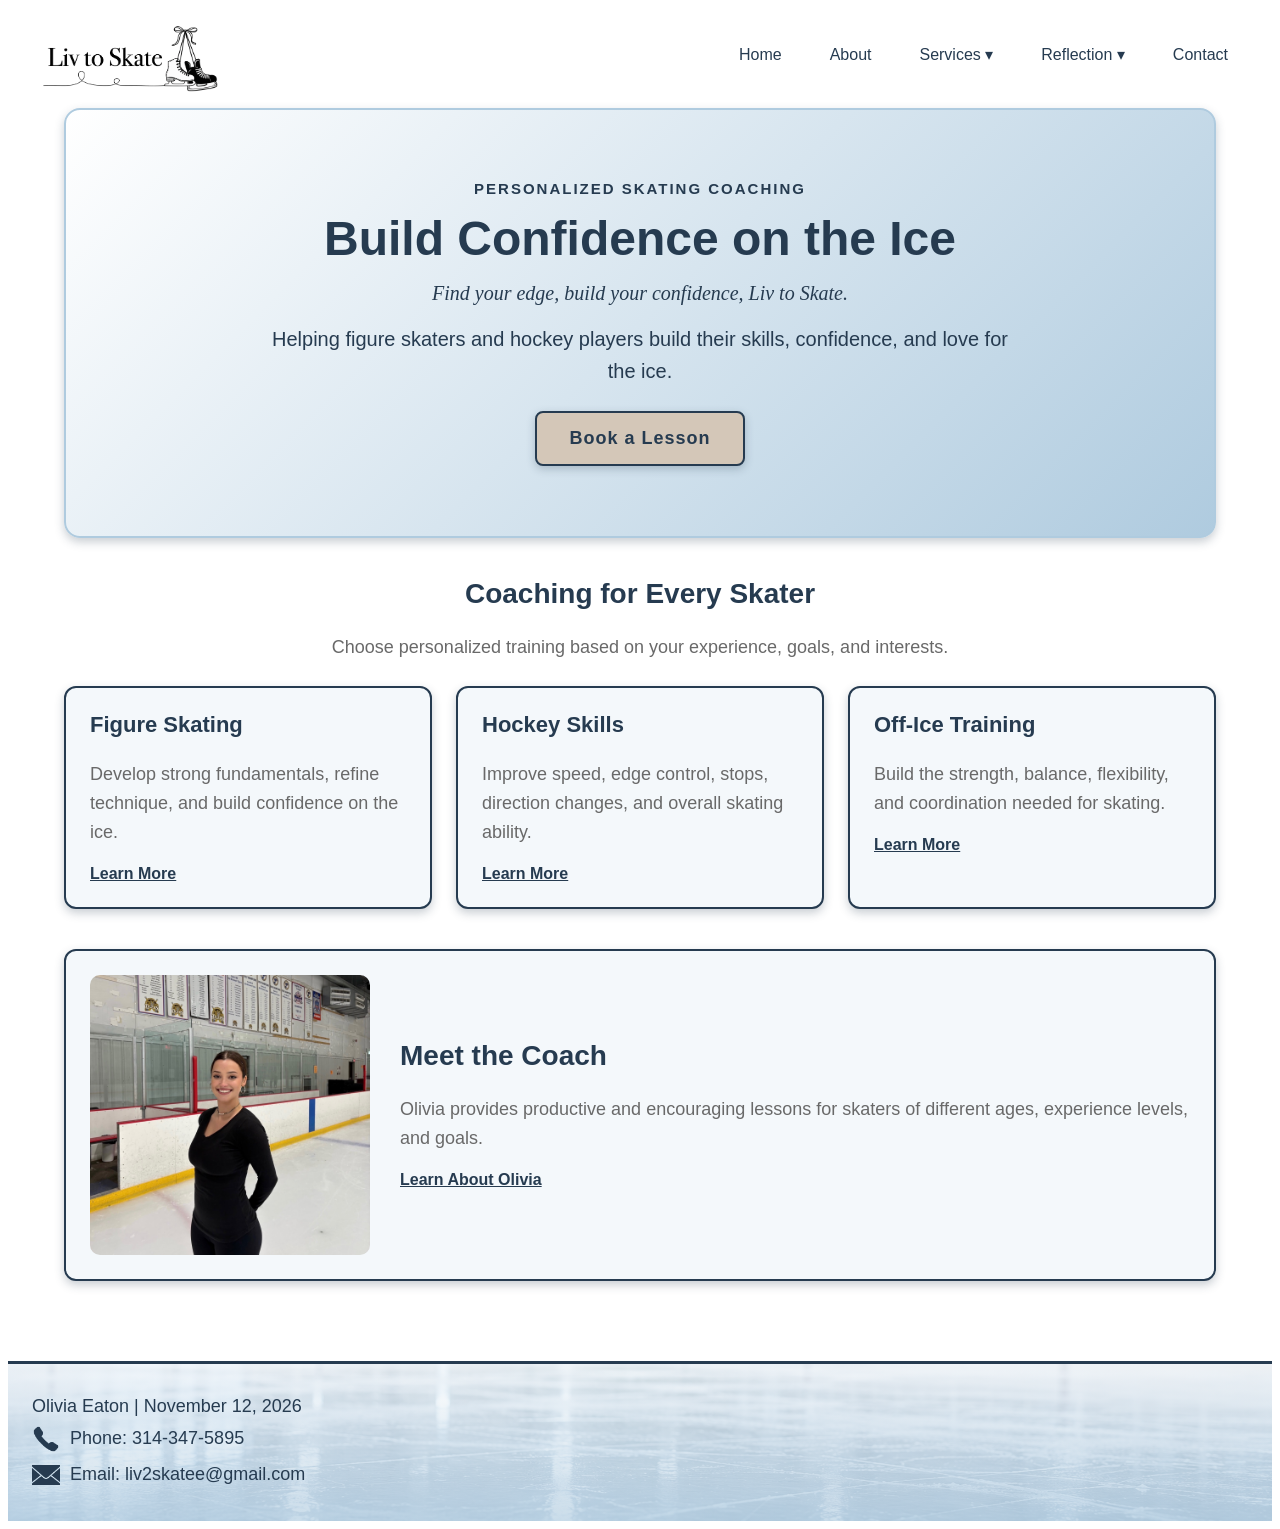
<file: index.html>
<!DOCTYPE html>
<html lang="en">
  <!--
    Name: Olivia Eaton
    File: index.html
    Date: 11/12/2026
    Course: Web Design And Development
    Description: Home page for the Liv to Skate website
  -->
  <head>
    <meta charset="utf-8">
    <meta name="viewport" content="width=device-width, initial-scale=1.0">
    <title>Liv to Skate | Home</title>
    <!-- Link to external CSS for styling -->
    <link rel="stylesheet" href="style.css">
    <link rel="stylesheet" href="nav.css">
  </head>
  <body class="home-page">
    <!-- Header will contain the logo and navigation -->
    <header>
      <img src="logo-transparent.png" alt="Liv to Skate logo">

      <!-- Mobile navigation control -->
      <input type="checkbox" id="menu-toggle" class="menu-toggle">
      <label for="menu-toggle" class="menu-button">
        <span aria-hidden="true">☰</span>
        <span>Menu</span>
      </label>

      <nav>
        <ul>
          <li><a href="index.html">Home</a></li>
          <li><a href="about.html">About</a></li>

          <li class="dropdown">
            <a href="project.html">Services ▾</a>
            <ul class="dropdown-menu">
              <li><a href="project.html#figure-skating">Figure Skating</a></li>
              <li><a href="project.html#hockey-skills">Hockey Skills</a></li>
              <li><a href="project.html#off-ice-training">Off-Ice Training</a></li>
              <li><a href="project.html#choreography">Choreography</a></li>
            </ul>
          </li>

          <li class="dropdown">
            <a href="reflection.html">Reflection ▾</a>
            <ul class="dropdown-menu">
              <li><a href="reflection.html#goals">Coaching Goals</a></li>
              <li><a href="reflection.html#experience">Experience</a></li>
              <li><a href="reflection.html#future">Future Goals</a></li>
            </ul>
          </li>

          <li><a href="contact.html">Contact</a></li>
        </ul>
      </nav>
    </header>
    <!-- Main homepage content -->
    <main class="home-content">
      <section class="hero">
        <p class="hero-eyebrow">Personalized Skating Coaching</p>
        <h1>Build Confidence on the Ice</h1>
        <blockquote>Find your edge, build your confidence, Liv to Skate.</blockquote>
        <p>Helping figure skaters and hockey players build their skills, confidence, and love for the ice.</p>
        <a class="hero-button" href="contact.html">Book a Lesson</a>
      </section>
  
      <section class="home-services" aria-labelledby="home-services-heading">
        <h2 id="home-services-heading">Coaching for Every Skater</h2>
        <p>Choose personalized training based on your experience, goals, and interests.</p>
  
        <div class="home-service-grid">
          <article class="home-service-card">
            <h3>Figure Skating</h3>
            <p>Develop strong fundamentals, refine technique, and build confidence on the ice.</p>
            <a href="project.html#figure-skating">Learn More</a>
          </article>
  
          <article class="home-service-card">
            <h3>Hockey Skills</h3>
            <p>Improve speed, edge control, stops, direction changes, and overall skating ability.</p>
            <a href="project.html#hockey-skills">Learn More</a>
          </article>
  
          <article class="home-service-card">
            <h3>Off-Ice Training</h3>
            <p>Build the strength, balance, flexibility, and coordination needed for skating.</p>
            <a href="project.html#off-ice-training">Learn More</a>
          </article>
        </div>
      </section>
  
      <section class="home-coach">
        <img src="media/olivia-coach-profile.jpg" alt="Olivia Eaton standing beside the ice rink">
        <div>
          <h2>Meet the Coach</h2>
          <p>Olivia provides productive and encouraging lessons for skaters of different ages, experience levels, and goals.</p>
          <a href="about.html">Learn About Olivia</a>
        </div>
      </section>
    </main>
    <!-- Footer contains the author and current date -->
    <footer>
      <p>Olivia Eaton | November 12, 2026</p>
      <p class="contact-item">
        <img class="contact-icon" src="phone-icon.png" alt="Phone icon">
        Phone: 314-347-5895
      </p>
      <p class="contact-item">
        <img class="contact-icon" src="email-icon.png" alt="Email icon">
        Email: liv2skatee@gmail.com
      </p>
    </footer>
  </body>
</html>
</file>
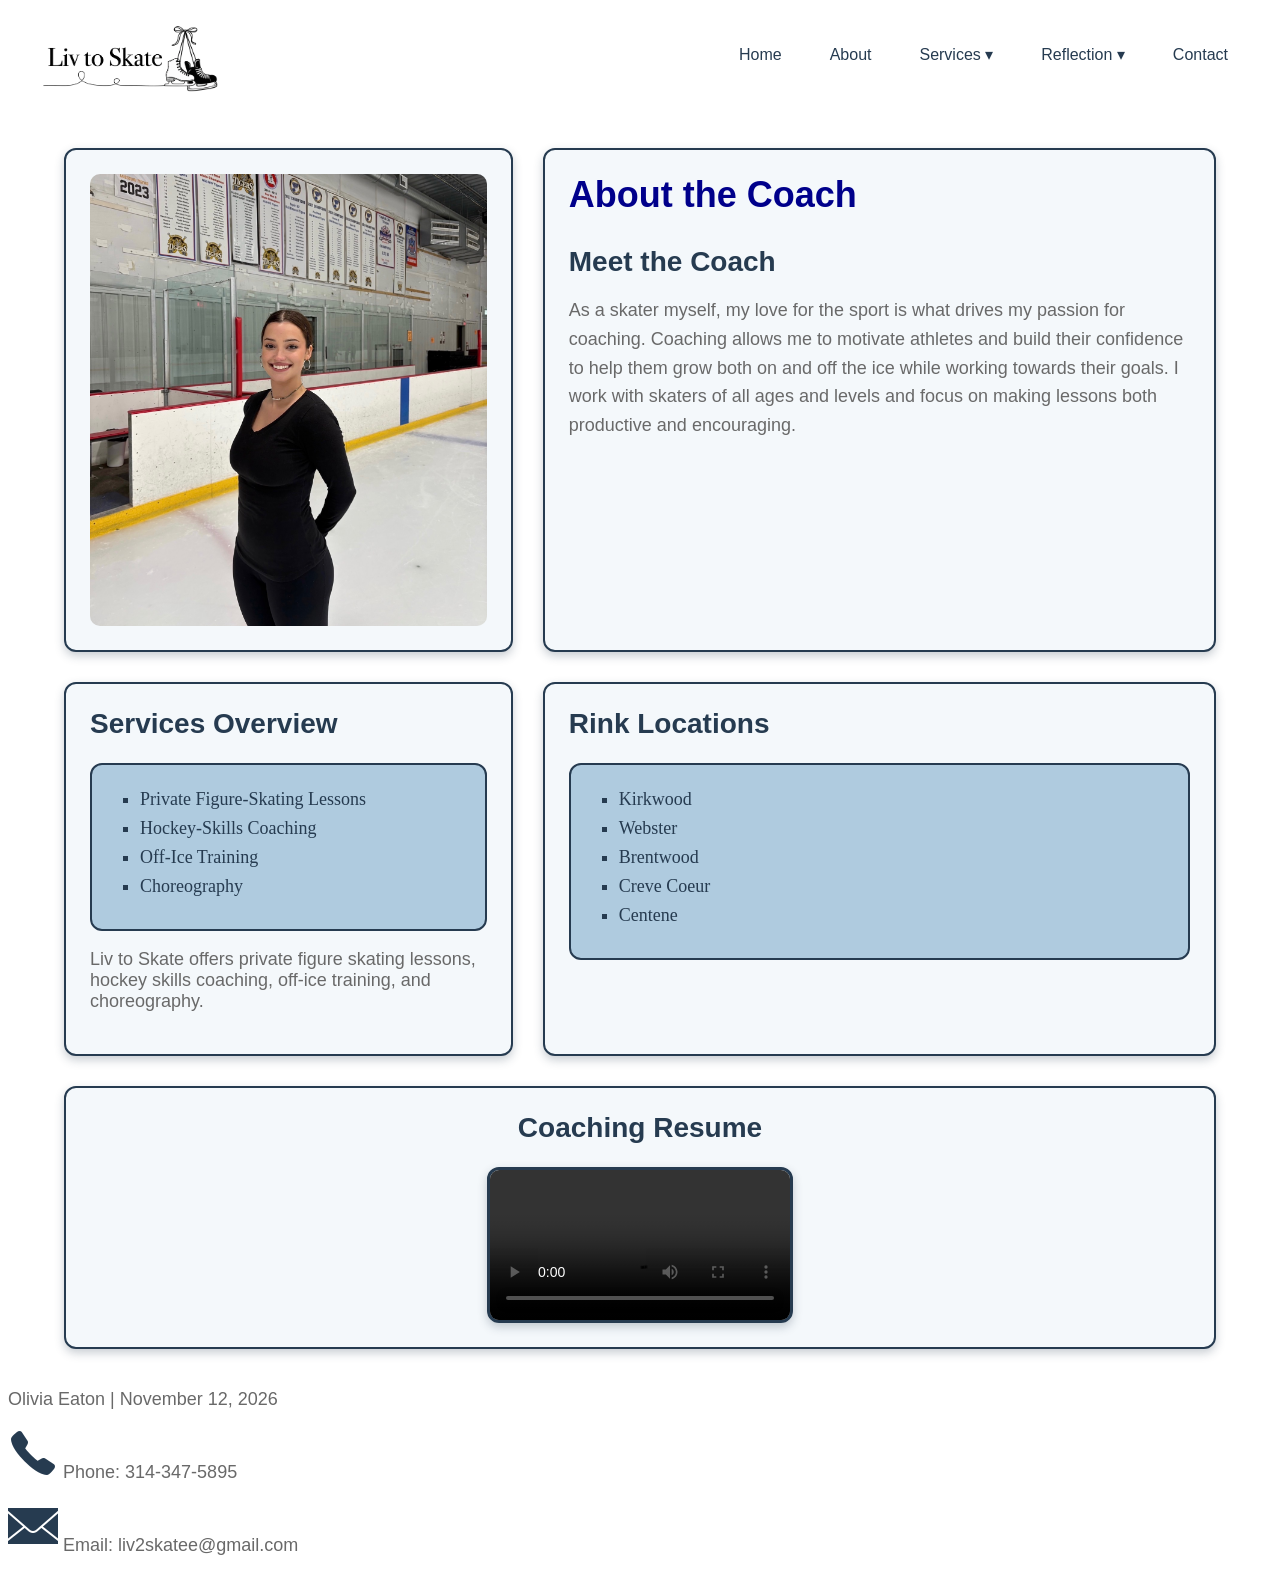
<file: about.html>
<!DOCTYPE html>
<html lang="en">
  <!--
    Name: Olivia Eaton
    File: about.html
    Date: 11/12/2026
    Course: Web Design And Development
    Description: About page for the Liv to Skate website
  -->
  <head>
    <meta charset="utf-8">
    <meta name="viewport" content="width=device-width, initial-scale=1.0">
    <title>Liv to Skate | About</title>
    <!-- Link to external CSS for styling -->
    <link rel="stylesheet" href="style.css">
    <link rel="stylesheet" href="nav.css">
  </head>
  <body class="about-page">
    <!-- Header will contain the logo and navigation -->
    <header>
      <img src="logo-transparent.png" alt="Liv to Skate logo">

      <!-- Mobile navigation control -->
      <input type="checkbox" id="menu-toggle" class="menu-toggle">
      <label for="menu-toggle" class="menu-button">
        <span aria-hidden="true">☰</span>
        <span>Menu</span>
      </label>

      <nav>
        <ul>
          <li><a href="index.html">Home</a></li>
          <li><a href="about.html">About</a></li>

          <li class="dropdown">
            <a href="project.html">Services ▾</a>
            <ul class="dropdown-menu">
              <li><a href="project.html#figure-skating">Figure Skating</a></li>
              <li><a href="project.html#hockey-skills">Hockey Skills</a></li>
              <li><a href="project.html#off-ice-training">Off-Ice Training</a></li>
              <li><a href="project.html#choreography">Choreography</a></li>
            </ul>
          </li>

          <li class="dropdown">
            <a href="reflection.html">Reflection ▾</a>
            <ul class="dropdown-menu">
              <li><a href="reflection.html#goals">Coaching Goals</a></li>
              <li><a href="reflection.html#experience">Experience</a></li>
              <li><a href="reflection.html#future">Future Goals</a></li>
            </ul>
          </li>

          <li><a href="contact.html">Contact</a></li>
        </ul>
      </nav>
    </header>
    <!-- Main About page content uses CSS Grid for its layout -->
    <main class="about-grid">
      <!-- Coach photograph -->
      <section class="about-photo-section">
        <img class="coach-photo" src="media/olivia-coach-profile.jpg" alt="Olivia Eaton standing beside the ice rink at the Missouri Tigers ice arena">
      </section>
    
      <!-- Coach biography -->
      <section class="about-biography">
        <h1>
          <span class="screen-only">About the Coach</span>
          <span class="print-only">Olivia Eaton</span>
        </h1>
    
        <h2>Meet the Coach</h2>
    
        <p class="personal-description">As a skater myself, my love for the sport is what drives my passion for coaching. Coaching allows me to motivate athletes and build their confidence to help them grow both on and off the ice while working towards their goals. I work with skaters of all ages and levels and focus on making lessons both productive and encouraging.</p>
    
        <ul class="education-details print-only">
          <li>University of Missouri</li>
          <li>Web Design and Development coursework</li>
        </ul>
      </section>
    
      <!-- Services overview -->
      <section class="services-section">
        <h2 class="services-heading">Services Overview</h2>
    
        <ul class="services-list">
          <li>Private Figure-Skating Lessons</li>
          <li>Hockey-Skills Coaching</li>
          <li>Off-Ice Training</li>
          <li>Choreography</li>
        </ul>
    
        <p class="services-description">Liv to Skate offers private figure skating lessons, hockey skills coaching, off-ice training, and choreography.</p>
      </section>
    
      <!-- Rink locations from the original wireframe -->
      <section class="locations-section">
        <h2>Rink Locations</h2>
    
        <ul class="locations-list">
          <li>Kirkwood</li>
          <li>Webster</li>
          <li>Brentwood</li>
          <li>Creve Coeur</li>
          <li>Centene</li>
        </ul>
      </section>
    
      <!-- Coaching introduction video -->
      <section class="video-section">
        <h2>Coaching Resume</h2>
    
        <video class="resume-video" controls aria-label="Olivia Eaton coaching resume video">
          <source src="media/olivia-resume-video.mp4" type="video/mp4">
          Your browser does not support the video tag.
        </video>
      </section>
    </main>
    <!-- Footer contains the author and current date -->
    <footer>
      <p class="screen-only">Olivia Eaton | November 12, 2026</p>
      <p class="contact-item screen-only">
        <img class="contact-icon" src="phone-icon.png" alt="Phone icon">
        Phone: 314-347-5895
      </p>
      <p class="contact-item screen-only">
        <img class="contact-icon" src="email-icon.png" alt="Email icon">
        Email: liv2skatee@gmail.com
      </p>

      <span class="print-only">Email: liv2skatee@gmail.com</span>
      <span class="print-only">Phone: 314-347-5895</span>
      <span class="print-only">Website: olivia-e-mizzou.github.io</span>
    </footer>
  </body>
</html>
</file>
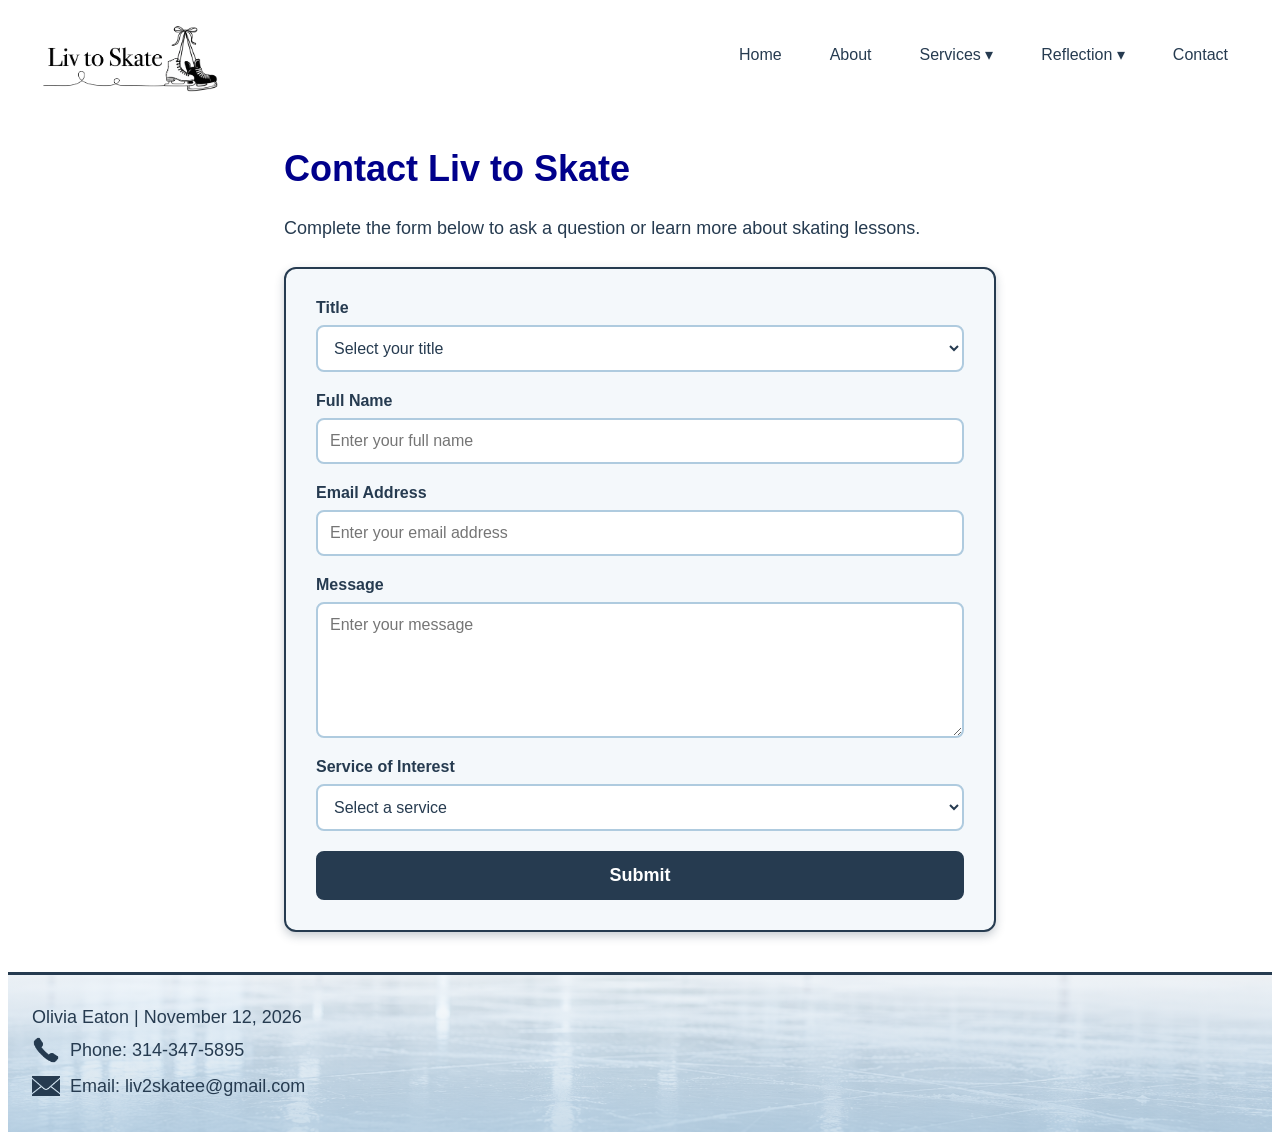
<file: contact.html>
<!DOCTYPE html>
<html lang="en">
  <!--
    Name: Olivia Eaton
    File: contact.html
    Date: 11/12/2026
    Course: Web Design And Development
    Description: Contact page for the Liv to Skate website
  -->
  <head>
    <meta charset="utf-8">
    <meta name="viewport" content="width=device-width, initial-scale=1.0">
    <title>Liv to Skate | Contact</title>
    <link rel="shortcut icon" type="image/x-icon" href="favicon.ico">
    <!-- Link to external CSS for styling -->
    <link rel="stylesheet" href="style.css">
    <link rel="stylesheet" href="nav.css">
  </head>
  <body class="contact-page">
    <!-- Header will contain the logo and navigation -->
    <header>
      <img src="logo-transparent.png" alt="Liv to Skate logo">

      <!-- Mobile navigation control -->
      <input type="checkbox" id="menu-toggle" class="menu-toggle">
      <label for="menu-toggle" class="menu-button">
        <span aria-hidden="true">☰</span>
        <span>Menu</span>
      </label>
  
      <nav>
        <ul>
          <li><a href="index.html">Home</a></li>
          <li><a href="about.html">About</a></li>
  
          <li class="dropdown">
            <a href="project.html">Services ▾</a>
            <ul class="dropdown-menu">
              <li><a href="project.html#figure-skating">Figure Skating</a></li>
              <li><a href="project.html#hockey-skills">Hockey Skills</a></li>
              <li><a href="project.html#off-ice-training">Off-Ice Training</a></li>
              <li><a href="project.html#choreography">Choreography</a></li>
            </ul>
          </li>
  
          <li class="dropdown">
            <a href="reflection.html">Reflection ▾</a>
            <ul class="dropdown-menu">
              <li><a href="reflection.html#goals">Coaching Goals</a></li>
              <li><a href="reflection.html#experience">Experience</a></li>
              <li><a href="reflection.html#future">Future Goals</a></li>
            </ul>
          </li>
  
          <li><a href="contact.html">Contact</a></li>
        </ul>
      </nav>
    </header>
    <!-- Main contact page content -->
    <main class="contact-content">
      <h1>Contact Liv to Skate</h1>
      <p>Complete the form below to ask a question or learn more about skating lessons.</p>
  
      <!-- Contact form -->
      <form class="contact-form" action="#" method="post">
        <div class="form-group">
          <label for="title">Title</label>
          <select id="title" name="title" required>
            <option value="" disabled selected>Select your title</option>
            <option value="mr">Mr.</option>
            <option value="ms">Ms.</option>
            <option value="mrs">Mrs.</option>
            <option value="dr">Dr.</option>
            <option value="mx">Mx.</option>
          </select>
        </div>
  
        <div class="form-group">
          <label for="full-name">Full Name</label>
          <input
            type="text"
            id="full-name"
            name="full-name"
            placeholder="Enter your full name"
            required>
        </div>
  
        <div class="form-group">
          <label for="email">Email Address</label>
          <input
            type="email"
            id="email"
            name="email"
            placeholder="Enter your email address"
            required>
        </div>
  
        <div class="form-group">
          <label for="message">Message</label>
          <textarea
            id="message"
            name="message"
            rows="6"
            placeholder="Enter your message"
            required></textarea>
        </div>
  
        <div class="form-group">
          <label for="service">Service of Interest</label>
          <select id="service" name="service" required>
            <option value="" disabled selected>Select a service</option>
            <option value="figure-skating">Private Figure-Skating Lessons</option>
            <option value="hockey">Hockey-Skills Coaching</option>
            <option value="off-ice">Off-Ice Training</option>
            <option value="choreography">Choreography</option>
          </select>
        </div>
  
        <button type="submit">Submit</button>
      </form>
    </main>

    <!-- Footer contains the author and current date -->
    <footer>
      <p>Olivia Eaton | November 12, 2026</p>
      <p class="contact-item"><img class="contact-icon" src="phone-icon.png" alt="Phone icon"> Phone: 314-347-5895</p>
      <p class="contact-item"><img class="contact-icon" src="email-icon.png" alt="Email icon"> Email: liv2skatee@gmail.com</p>
    </footer>
  </body>
</html>
</file>
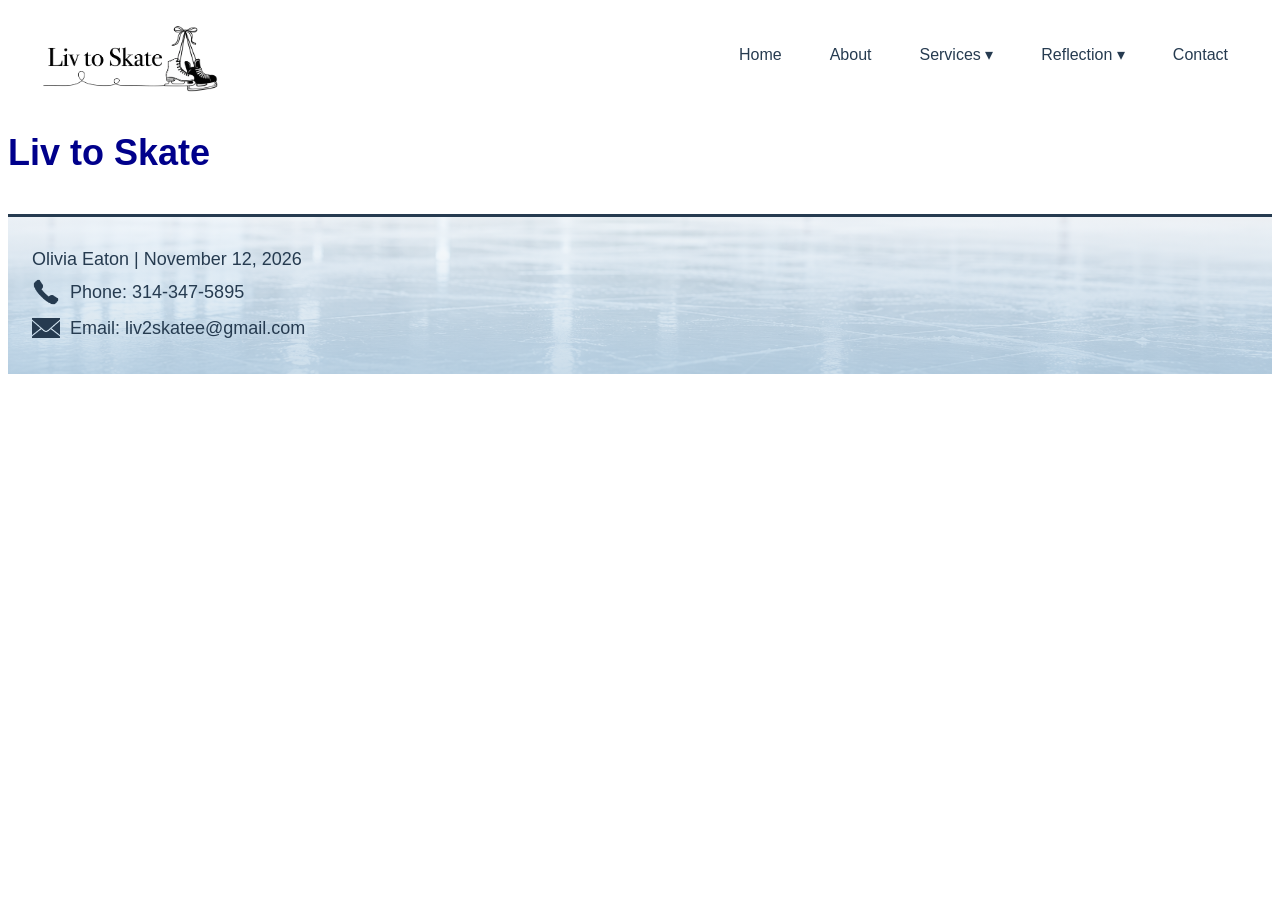
<file: Eatontemplate.html>
<!DOCTYPE html>
<html lang="en">
<!--
  Name: Olivia Eaton
  File: Eatontemplate.html
  Date: 11/12/2026
  Course: Web Design And Development
  Description: Reusable HTML template for the Liv to Skate website
-->
  <head>
    <meta charset="utf-8">
    <meta name="viewport" content="width=device-width, initial-scale=1.0">
    <title>Liv to Skate Template</title>
    <link rel="shortcut icon" type="image/x-icon" href="favicon.ico">
    <!-- Link to external CSS for styling -->
    <link rel="stylesheet" href="style.css">
    <link rel="stylesheet" href="nav.css">
  </head>
  <body class="template-page">
    <!-- Header will contain the logo and navigation -->
    <header>
      <img src="logo-transparent.png" alt="Liv to Skate logo">

      <!-- Mobile navigation control -->
      <input type="checkbox" id="menu-toggle" class="menu-toggle">
      <label for="menu-toggle" class="menu-button">
        <span aria-hidden="true">☰</span>
        <span>Menu</span>
      </label>

      <nav>
        <ul>
          <li><a href="index.html">Home</a></li>
          <li><a href="about.html">About</a></li>

          <li class="dropdown">
            <a href="project.html">Services ▾</a>
            <ul class="dropdown-menu">
              <li><a href="project.html#figure-skating">Figure Skating</a></li>
              <li><a href="project.html#hockey-skills">Hockey Skills</a></li>
              <li><a href="project.html#off-ice-training">Off-Ice Training</a></li>
              <li><a href="project.html#choreography">Choreography</a></li>
            </ul>
          </li>

          <li class="dropdown">
            <a href="reflection.html">Reflection ▾</a>
            <ul class="dropdown-menu">
              <li><a href="reflection.html#goals">Coaching Goals</a></li>
              <li><a href="reflection.html#experience">Experience</a></li>
              <li><a href="reflection.html#future">Future Goals</a></li>
            </ul>
          </li>

          <li><a href="contact.html">Contact</a></li>
        </ul>
      </nav>
    </header>
    <!-- Main page content will go here -->
    <h1>Liv to Skate</h1>
    <!-- Footer contains the author and current date -->
    <footer>
      <p>Olivia Eaton | November 12, 2026</p>
      <p class="contact-item"><img class="contact-icon" src="phone-icon.png" alt="Phone icon"> Phone: 314-347-5895</p>
      <p class="contact-item"><img class="contact-icon" src="email-icon.png" alt="Email icon"> Email: liv2skatee@gmail.com</p>
    </footer>
  </body>
</html>
</file>
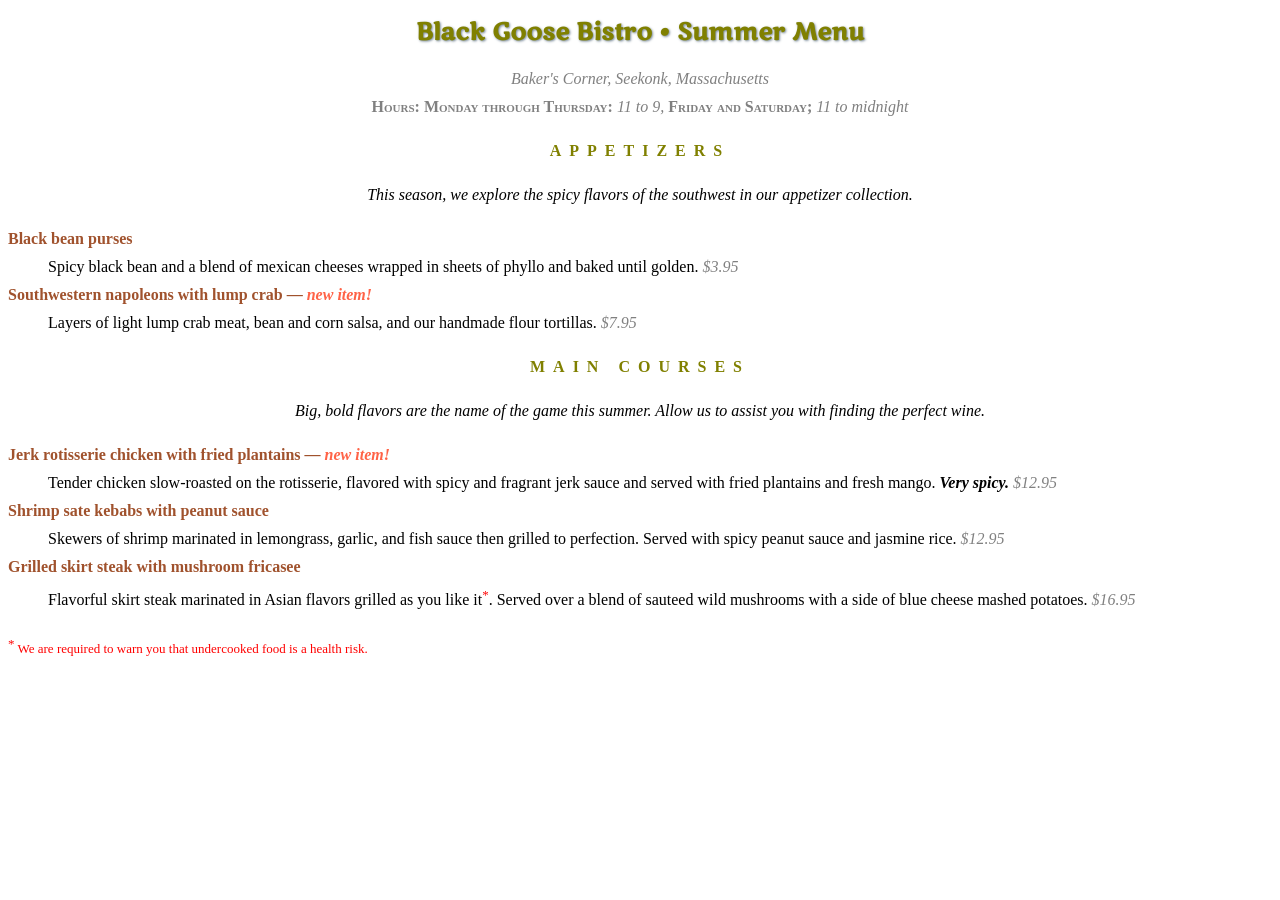
<file: menu.html>
<!DOCTYPE html >
<html>

<head>
<meta charset="utf-8">
<title>Black Goose Bistro Summer Menu</title>
  <link href="https://fonts.googleapis.com/css?family=Marko+One" rel="stylesheet">
<style>
  body {
    font-family: Georgia, serif;
    font-size: 100%;
    line-height: 1.75em;
  }

  h1 {
    font: bold 1.5em "Marko One", Georgia, serif;
    color: olive;
    text-shadow: .05em .05em .1em lightslategray;
  }

  h2 {
    font-size: 1em;
    text-transform: uppercase;
    letter-spacing: .5em;
    color: olive;
  }

  dt {
    font-weight: bold;
    color: sienna;
  }

  strong {
    font-style: italic;
  }
  
  dt strong {
    color: tomato;
  }

  #info p {
    font-style: italic;
    color: gray;
  }

  .price {
    font-family: Georgia, serif;
    font-style: italic;
    color: gray;
  }

  .label {
    font-weight: bold;
    font-variant: small-caps;
    font-style: normal;
  }

  p.warning, sup {
    font-size: small;
    color: red;
  }

  h1, h2, #info {
    text-align: center;
  }

  h2 + p {
    text-align: center;
    font-style: italic;
  }
</style>
</head>

<body>

<div id="info">
<h1>Black Goose Bistro &bull; Summer Menu</h1>

<p>Baker's Corner, Seekonk, Massachusetts<br>
<span class="label">Hours: Monday through Thursday:</span> 11 to 9, <span class="label">Friday and Saturday;</span> 11 to midnight</p>
</div>

<div id="appetizers">
<h2>Appetizers</h2>
<p>This season, we explore the spicy flavors of the southwest in our appetizer collection.</p>

<dl>
<dt>Black bean purses</dt>
<dd>Spicy black bean and a blend of mexican cheeses wrapped in sheets of phyllo and baked until golden. <span class="price">$3.95</span></dd>

<dt class="newitem">Southwestern napoleons with lump crab &mdash; <strong>new item!</strong></dt>
<dd>Layers of light lump crab meat, bean and corn salsa, and our handmade flour tortillas. <span class="price">$7.95</span></dd>
</dl>
</div>

<div id="entrees">

<h2>Main courses</h2>
<p>Big, bold flavors are the name of the game this summer. Allow us to assist you with finding the perfect wine.</p>


<dl>

<dt class="newitem">Jerk rotisserie chicken with fried plantains &mdash; <strong>new item!</strong></dt>
<dd>Tender chicken slow-roasted on the rotisserie, flavored with spicy and fragrant jerk sauce and served with fried plantains and fresh mango. <strong>Very spicy.</strong> <span class="price">$12.95</span></dd>

<dt>Shrimp sate kebabs with peanut sauce</dt>
<dd>Skewers of shrimp marinated in lemongrass, garlic, and fish sauce then grilled to perfection. Served with spicy peanut sauce and jasmine rice. <span class="price">$12.95</span></dd>

<dt>Grilled skirt steak with mushroom fricasee</dt>
<dd>Flavorful skirt steak marinated in Asian flavors grilled as you like it<sup>*</sup>. Served over a blend of sauteed wild mushrooms with a side of blue cheese mashed potatoes. <span class="price">$16.95</span></dd>
</dl>

</div>

<p class="warning"><sup>*</sup> We are required to warn you that undercooked food is a health risk.</p>

</body>
</html>
</file>
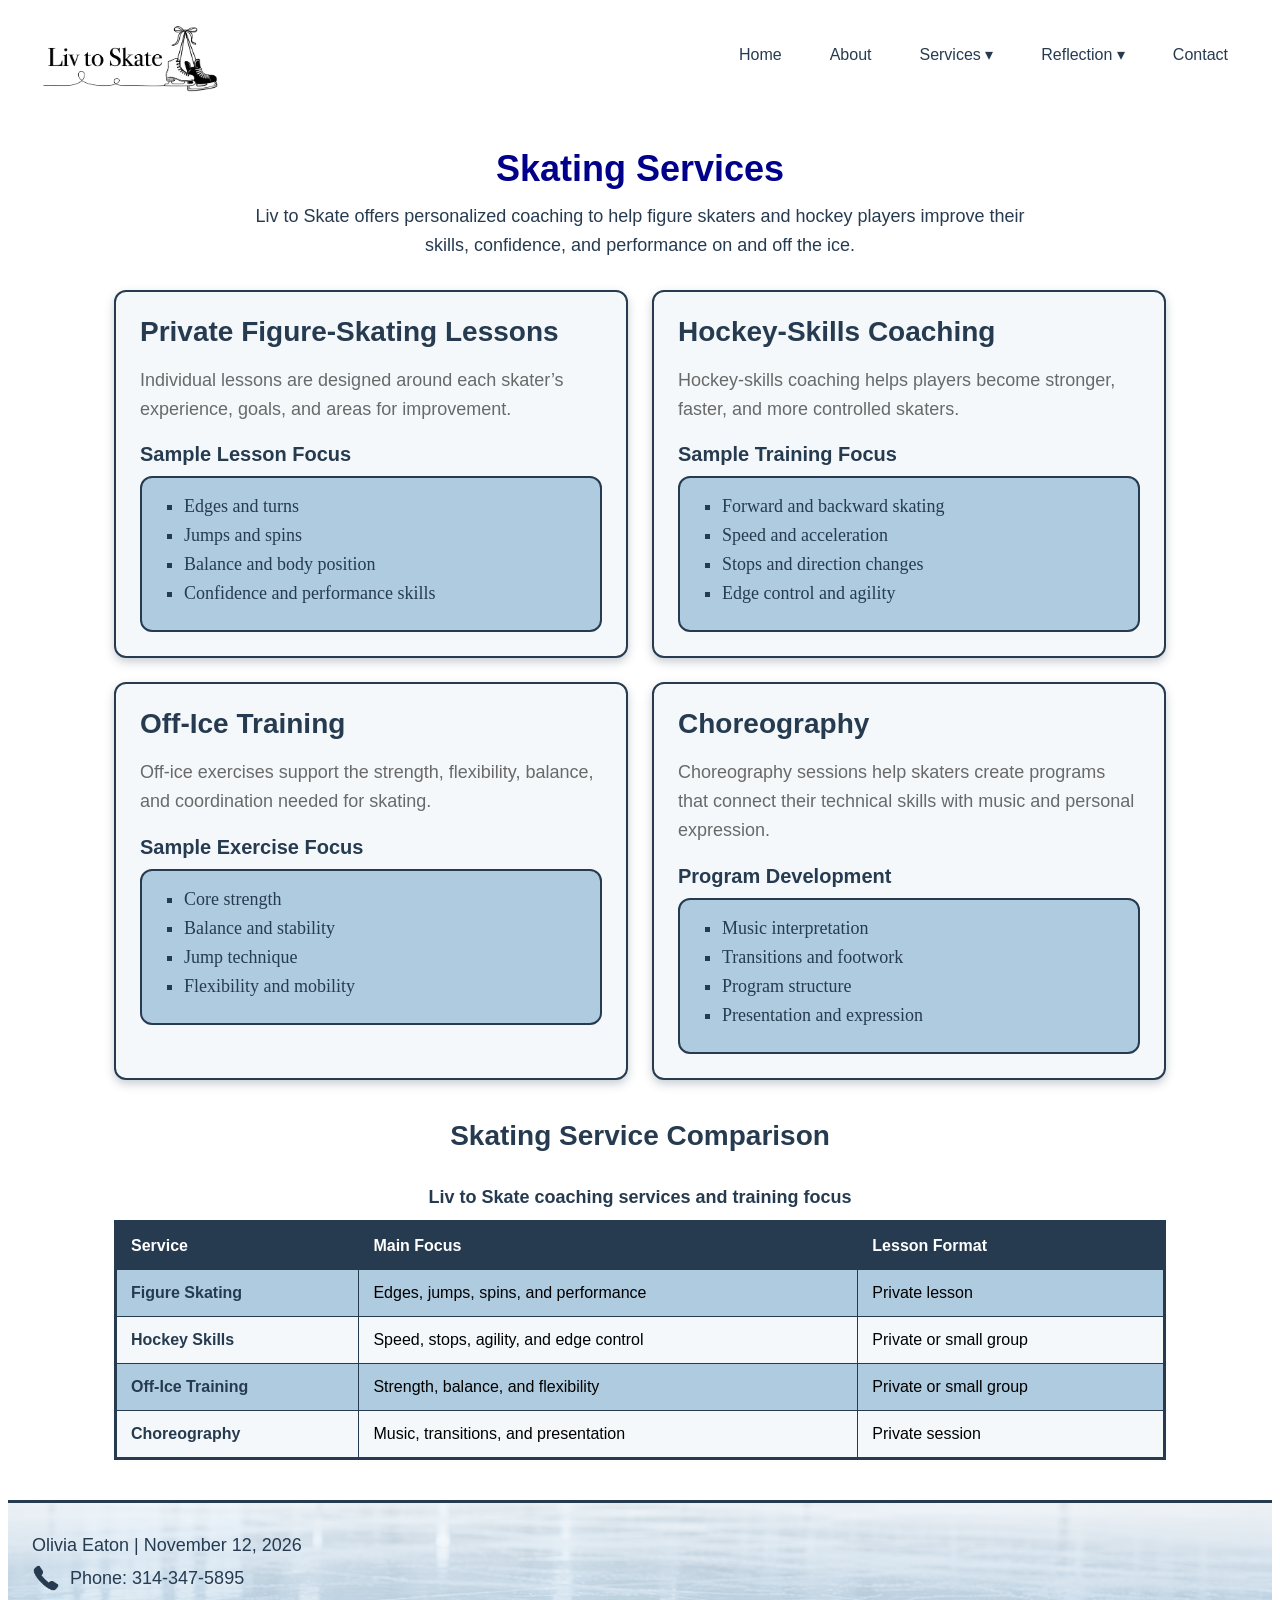
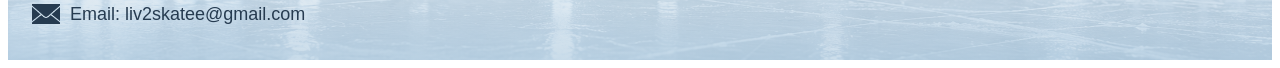
<file: project.html>
<!DOCTYPE html>
<html lang="en">
<!--
  Name: Olivia Eaton
  File: project.html
  Date: 11/12/2026
  Course: Web Design And Development
  Description: Services and coaching content page for the Liv to Skate website
-->
  <head>
    <meta charset="utf-8">
    <meta name="viewport" content="width=device-width, initial-scale=1.0">
    <title>Liv to Skate | Services</title>
    <link rel="shortcut icon" type="image/x-icon" href="favicon.ico">
    <!-- Link to external CSS for styling -->
    <link rel="stylesheet" href="style.css">
    <link rel="stylesheet" href="nav.css">
  </head>
  <body class="project-page">
    <!-- Header will contain the logo and navigation -->
    <header>
      <img src="logo-transparent.png" alt="Liv to Skate logo">
  
      <!-- Mobile navigation control -->
      <input type="checkbox" id="menu-toggle" class="menu-toggle">
      <label for="menu-toggle" class="menu-button">
        <span aria-hidden="true">☰</span>
        <span>Menu</span>
      </label>
  
      <nav>
        <ul>
          <li><a href="index.html">Home</a></li>
          <li><a href="about.html">About</a></li>
          <li class="dropdown">
            <a href="project.html">Services ▾</a>
            <ul class="dropdown-menu">
              <li><a href="project.html#figure-skating">Figure Skating</a></li>
              <li><a href="project.html#hockey-skills">Hockey Skills</a></li>
              <li><a href="project.html#off-ice-training">Off-Ice Training</a></li>
              <li><a href="project.html#choreography">Choreography</a></li>
            </ul>
          </li>
          <li class="dropdown">
            <a href="reflection.html">Reflection ▾</a>
            <ul class="dropdown-menu">
              <li><a href="reflection.html#goals">Coaching Goals</a></li>
              <li><a href="reflection.html#experience">Experience</a></li>
              <li><a href="reflection.html#future">Future Goals</a></li>
            </ul>
          </li>
          <li><a href="contact.html">Contact</a></li>
        </ul>
      </nav>
    </header>
    <!-- Main Services page content -->
    <main class="services-content">
      <section class="services-introduction">
        <h1>Skating Services</h1>
        <p>Liv to Skate offers personalized coaching to help figure skaters and hockey players improve their skills, confidence, and performance on and off the ice.</p>
      </section>

      <section class="services-grid" aria-label="Available skating services">
        <article class="service-card" id="figure-skating">
          <h2>Private Figure-Skating Lessons</h2>
          <p>Individual lessons are designed around each skater’s experience, goals, and areas for improvement.</p>
    
          <div class="service-artifact">
            <h3>Sample Lesson Focus</h3>
            <ul>
              <li>Edges and turns</li>
              <li>Jumps and spins</li>
              <li>Balance and body position</li>
              <li>Confidence and performance skills</li>
            </ul>
          </div>
        </article>
    
        <article class="service-card" id="hockey-skills">
          <h2>Hockey-Skills Coaching</h2>
          <p>Hockey-skills coaching helps players become stronger, faster, and more controlled skaters.</p>
    
          <div class="service-artifact">
            <h3>Sample Training Focus</h3>
            <ul>
              <li>Forward and backward skating</li>
              <li>Speed and acceleration</li>
              <li>Stops and direction changes</li>
              <li>Edge control and agility</li>
            </ul>
          </div>
        </article>
    
        <article class="service-card" id="off-ice-training">
          <h2>Off-Ice Training</h2>
          <p>Off-ice exercises support the strength, flexibility, balance, and coordination needed for skating.</p>
    
          <div class="service-artifact">
            <h3>Sample Exercise Focus</h3>
            <ul>
              <li>Core strength</li>
              <li>Balance and stability</li>
              <li>Jump technique</li>
              <li>Flexibility and mobility</li>
            </ul>
          </div>
        </article>
    
        <article class="service-card" id="choreography">
          <h2>Choreography</h2>
          <p>Choreography sessions help skaters create programs that connect their technical skills with music and personal expression.</p>
    
          <div class="service-artifact">
            <h3>Program Development</h3>
            <ul>
              <li>Music interpretation</li>
              <li>Transitions and footwork</li>
              <li>Program structure</li>
              <li>Presentation and expression</li>
            </ul>
          </div>
        </article>
      </section>

      <section class="lesson-table-section">
        <h2>Skating Service Comparison</h2>
  
        <div class="table-container">
          <table class="services-table">
            <caption>Liv to Skate coaching services and training focus</caption>
            <thead>
              <tr>
                <th scope="col">Service</th>
                <th scope="col">Main Focus</th>
                <th scope="col">Lesson Format</th>
              </tr>
            </thead>
            <tbody>
              <tr>
                <th scope="row">Figure Skating</th>
                <td>Edges, jumps, spins, and performance</td>
                <td>Private lesson</td>
              </tr>
              <tr>
                <th scope="row">Hockey Skills</th>
                <td>Speed, stops, agility, and edge control</td>
                <td>Private or small group</td>
              </tr>
              <tr>
                <th scope="row">Off-Ice Training</th>
                <td>Strength, balance, and flexibility</td>
                <td>Private or small group</td>
              </tr>
              <tr>
                <th scope="row">Choreography</th>
                <td>Music, transitions, and presentation</td>
                <td>Private session</td>
              </tr>
            </tbody>
          </table>
        </div>
      </section>
    </main>
    <!-- Footer contains the author and current date -->
    <footer>
      <p>Olivia Eaton | November 12, 2026</p>
      <p class="contact-item"><img class="contact-icon" src="phone-icon.png" alt="Phone icon"> Phone: 314-347-5895</p>
      <p class="contact-item"><img class="contact-icon" src="email-icon.png" alt="Email icon"> Email: liv2skatee@gmail.com</p>
    </footer>
  </body>
</html>
</file>
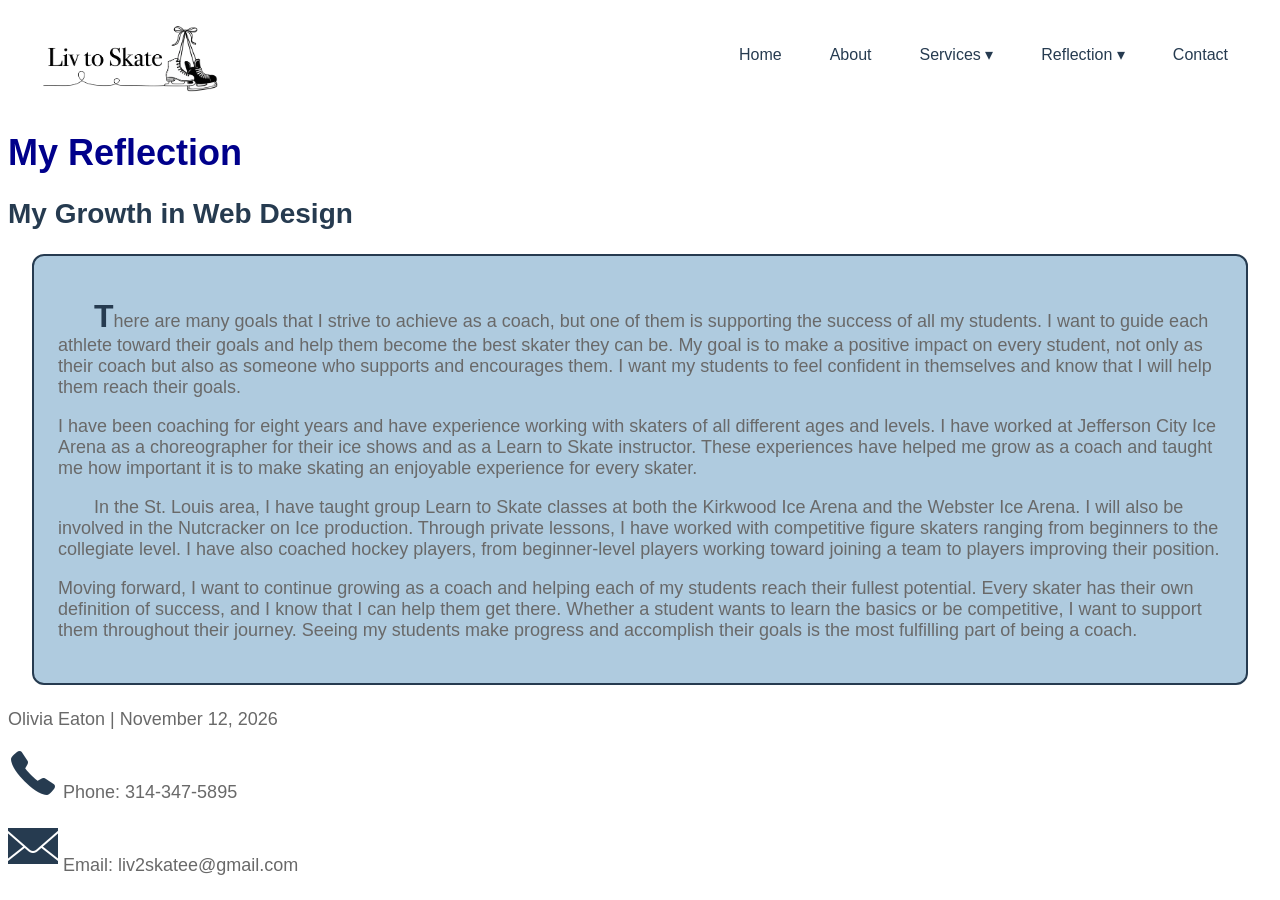
<file: reflection.html>
<!DOCTYPE html>
<html lang="en">
<!--
  Name: Olivia Eaton
  File: reflection.html
  Date: 11/12/2026
  Course: Web Design And Development
  Description: Reflection page for the Liv to Skate website
-->
  <head>
    <meta charset="utf-8">
    <meta name="viewport" content="width=device-width, initial-scale=1.0">
    <title>Liv to Skate | Reflection</title>
    <!-- Link to external CSS for styling -->
    <link rel="stylesheet" href="style.css">
    <link rel="stylesheet" href="nav.css">
  </head>
  <body>
    <!-- Header will contain the logo and navigation -->
    <header>
      <img src="logo-transparent.png" alt="Liv to Skate logo">
    
      <!-- Mobile navigation control -->
      <input type="checkbox" id="menu-toggle" class="menu-toggle">
      <label for="menu-toggle" class="menu-button">
        <span aria-hidden="true">☰</span>
        <span>Menu</span>
      </label>
    
      <nav>
        <ul>
          <li><a href="index.html">Home</a></li>
          <li><a href="about.html">About</a></li>
    
          <li class="dropdown">
            <a href="project.html">Services ▾</a>
            <ul class="dropdown-menu">
              <li><a href="project.html#figure-skating">Figure Skating</a></li>
              <li><a href="project.html#hockey-skills">Hockey Skills</a></li>
              <li><a href="project.html#off-ice-training">Off-Ice Training</a></li>
              <li><a href="project.html#choreography">Choreography</a></li>
            </ul>
          </li>
    
          <li class="dropdown">
            <a href="reflection.html">Reflection ▾</a>
            <ul class="dropdown-menu">
              <li><a href="reflection.html#goals">Coaching Goals</a></li>
              <li><a href="reflection.html#experience">Experience</a></li>
              <li><a href="reflection.html#future">Future Goals</a></li>
            </ul>
          </li>
    
          <li><a href="contact.html">Contact</a></li>
        </ul>
      </nav>
    </header>
    <!-- Main reflection content -->
    <main>
      <h1>My Reflection</h1>
      <h2>My Growth in Web Design</h2>
      <!-- Reflection paragraphs and pseudo-element content -->
      <div class="reflection-box">
        <p id="goals">There are many goals that I strive to achieve as a coach, but one of them is supporting the success of all my students. I want to guide each athlete toward their goals and help them become the best skater they can be. My goal is to make a positive impact on every student, not only as their coach but also as someone who supports and encourages them. I want my students to feel confident in themselves and know that I will help them reach their goals.</p>
        <p id="experience">I have been coaching for eight years and have experience working with skaters of all different ages and levels. I have worked at Jefferson City Ice Arena as a choreographer for their ice shows and as a Learn to Skate instructor. These experiences have helped me grow as a coach and taught me how important it is to make skating an enjoyable experience for every skater.</p>
        <p>In the St. Louis area, I have taught group Learn to Skate classes at both the Kirkwood Ice Arena and the Webster Ice Arena. I will also be involved in the Nutcracker on Ice production. Through private lessons, I have worked with competitive figure skaters ranging from beginners to the collegiate level. I have also coached hockey players, from beginner-level players working toward joining a team to players improving their position.</p>
        <p id="future">Moving forward, I want to continue growing as a coach and helping each of my students reach their fullest potential. Every skater has their own definition of success, and I know that I can help them get there. Whether a student wants to learn the basics or be competitive, I want to support them throughout their journey. Seeing my students make progress and accomplish their goals is the most fulfilling part of being a coach.</p>
      </div>
    </main>
    <!-- Footer contains the author and current date -->
    <footer>
      <p>Olivia Eaton | November 12, 2026</p>
      <p class="contact-item">
        <img class="contact-icon" src="phone-icon.png" alt="Phone icon">
        Phone: 314-347-5895
      </p>
      <p class="contact-item">
        <img class="contact-icon" src="email-icon.png" alt="Email icon">
        Email: liv2skatee@gmail.com
      </p>
    </footer>
  </body>
</html>
</file>
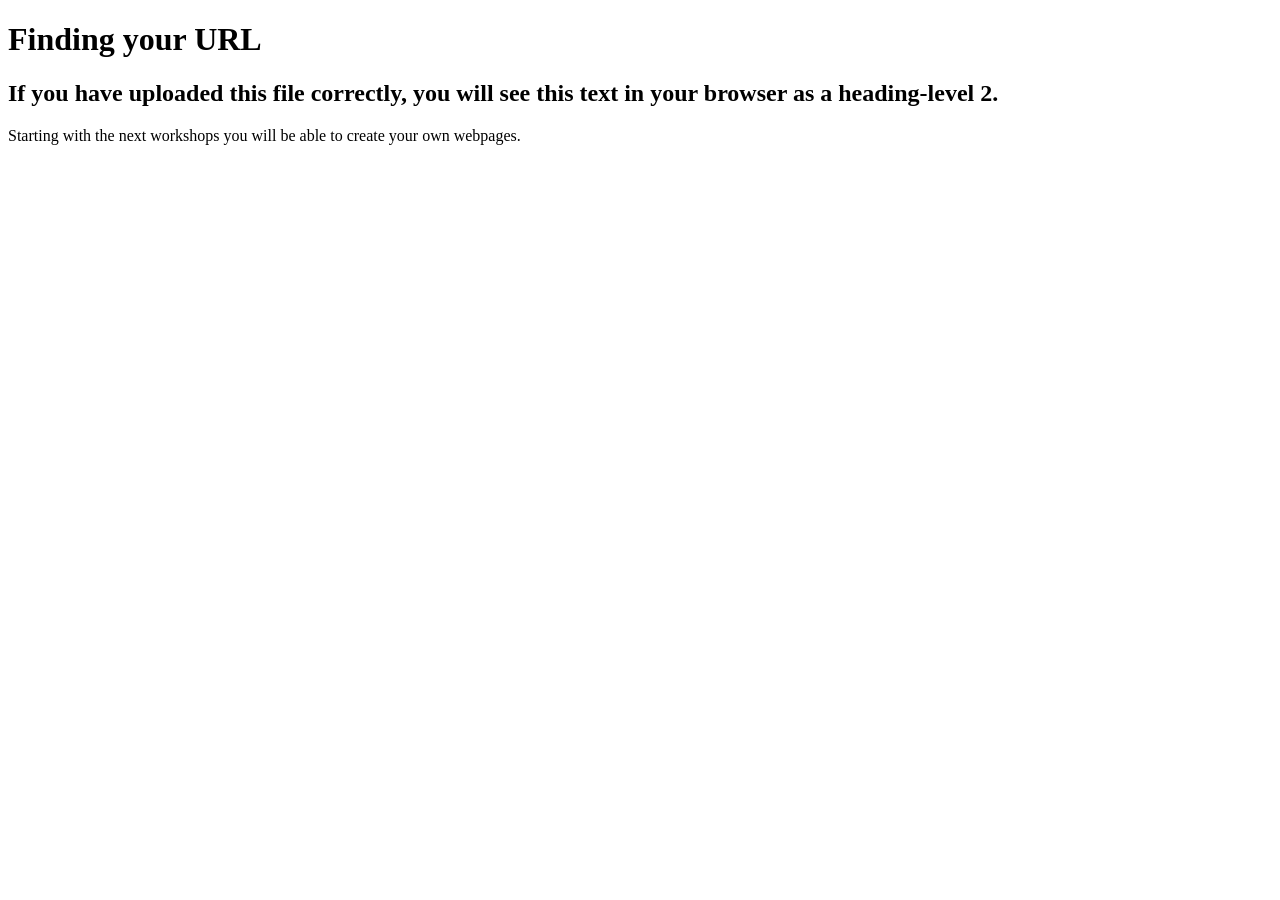
<file: activity-url/test.html>
<!DOCTYPE html>
<html>
    
    <head>
        <meta charset="utf-8">
       <title>Finding Your URL</title>
        <meta name="description" content="Finding your URL in GitHub">
    </head>
    <body>
        
        <h1>Finding your URL</h1>
        <h2>If you have uploaded this file correctly, you will see this text in your browser as a heading-level 2.</h2>
        
        <p>
            Starting with the next workshops you will be able to create your own webpages.
        </p>
        
    
    </body>
</html>
</file>
<file: style.css>
/*
  Name: Olivia Eaton
  File: style.css
  Date: 11/12/2026
  Description: Main layout and page styles for the Liv to Skate website
*/
h1 {
  color: darkblue;
  font-size: 36px;
  font-family: "Trebuchet MS", Arial, sans-serif;
}

p {
  color: dimgray;
  font-size: 18px;
  font-family: Verdana, Geneva, sans-serif;
}
/* Hero Section */
.hero {
  background: linear-gradient(135deg, #FFFFFF, #AFCBDF);
  padding: 60px;
  text-align: center;
  border-radius: 16px;
}

.hero h1 {
  color: #263B50;
  font-size: 48px;
}

h2 {
  color: #263B50;
  font-size: 28px;
  font-family: "Trebuchet MS", Arial, sans-serif;
}

.hero p {
  color: #263B50;
  font-size: 20px;
}

.hero a {
  display: inline-block;
  background-color: #D4C7B8;
  color: #263B50;
  padding: 12px 24px;
  border-radius: 8px;
  text-decoration: none;
}

.hero a:hover {
  background-color: #263B50;
  color: #FFFFFF;
}

/* Home Page Layout */
.home-content {
  width: 100%;
  max-width: 1200px;
  margin: 0 auto;
  padding: 0 24px 40px;
  box-sizing: border-box;
}

.home-page .hero {
  margin-bottom: 40px;
  padding: 70px 30px;
  border: 2px solid #AFCBDF;
  box-shadow: 0 4px 10px rgba(38, 59, 80, 0.25);
}

.home-page .hero-eyebrow {
  color: #263B50;
  margin: 0 0 14px;
  font-family: "Trebuchet MS", Arial, sans-serif;
  font-size: 15px;
  font-weight: bold;
  letter-spacing: 2px;
  text-transform: uppercase;
}

.home-page .hero h1 {
  margin: 0 0 16px;
  font-size: 48px;
}

.home-page .hero blockquote {
  color: #263B50;
  margin: 0 auto 18px;
  font-family: Georgia, "Times New Roman", serif;
  font-size: 20px;
  font-style: italic;
}

.home-page .hero p:not(.hero-eyebrow) {
  max-width: 760px;
  margin: 0 auto 24px;
  line-height: 1.6;
}

.home-page .hero-button {
  padding: 15px 32px;
  border: 2px solid #263B50;
  font-family: "Trebuchet MS", Arial, sans-serif;
  font-size: 18px;
  font-weight: bold;
  letter-spacing: 1px;
  box-shadow: 0 3px 8px rgba(38, 59, 80, 0.25);
  transition: background-color 0.25s ease, color 0.25s ease,
    box-shadow 0.25s ease, transform 0.25s ease;
}

.home-page .hero-button:hover,
.home-page .hero-button:focus {
  background-color: #263B50;
  color: #FFFFFF;
  outline: 3px solid #AFCBDF;
  outline-offset: 3px;
  box-shadow: 0 0 12px rgba(38, 59, 80, 0.55);
  transform: translateY(-2px);
}

.home-services {
  margin-bottom: 40px;
  text-align: center;
}

.home-services > p {
  max-width: 700px;
  margin: 0 auto;
  line-height: 1.6;
}

.home-service-grid {
  display: grid;
  grid-template-columns: repeat(3, minmax(0, 1fr));
  gap: 24px;
  margin-top: 24px;
}

.home-service-card {
  background-color: #F4F8FB;
  padding: 24px;
  border: 2px solid #263B50;
  border-radius: 12px;
  box-shadow: 0 4px 10px rgba(38, 59, 80, 0.25);
  text-align: left;
}

.home-service-card h3 {
  color: #263B50;
  margin-top: 0;
  font-family: "Trebuchet MS", Arial, sans-serif;
  font-size: 22px;
}

.home-service-card p {
  line-height: 1.6;
}

.home-service-card a,
.home-coach a {
  color: #263B50;
  font-family: "Trebuchet MS", Arial, sans-serif;
  font-weight: bold;
}

.home-service-card a:hover,
.home-service-card a:focus,
.home-coach a:hover,
.home-coach a:focus {
  color: darkblue;
}

.home-coach {
  display: grid;
  grid-template-columns: 280px 1fr;
  align-items: center;
  gap: 30px;
  background-color: #F4F8FB;
  padding: 24px;
  border: 2px solid #263B50;
  border-radius: 12px;
  box-shadow: 0 4px 10px rgba(38, 59, 80, 0.25);
}

.home-coach img {
  display: block;
  width: 100%;
  height: 280px;
  object-fit: cover;
  border-radius: 10px;
}

.home-coach h2 {
  margin-top: 0;
}

.home-coach p {
  line-height: 1.6;
}

/* Home Page Footer */
.home-page footer {
  background-image:
    linear-gradient(rgba(255, 255, 255, 0.65), rgba(175, 203, 223, 0.65)),
    url("media/footer-background.png");
  background-size: cover;
  background-position: center;
  color: #263B50;
  padding: 24px;
  margin-top: 40px;
  border-top: 3px solid #263B50;
  font-family: Verdana, Geneva, sans-serif;
}

.home-page footer p {
  color: #263B50;
  margin: 8px 0;
}

.home-page .contact-item {
  display: flex;
  align-items: center;
  gap: 10px;
}

.home-page .contact-icon {
  width: 28px;
  height: 28px;
  object-fit: contain;
}

/* Home Page Mobile Layout */
@media screen and (max-width: 700px) {
  .home-content {
    padding: 0 15px 30px;
  }

  .home-page .hero {
    margin-bottom: 30px;
    padding: 48px 20px;
  }

  .home-page .hero h1 {
    font-size: 36px;
  }

  .home-page .hero blockquote {
    font-size: 18px;
  }

  .home-service-grid {
    grid-template-columns: 1fr;
    gap: 18px;
  }

  .home-coach {
    grid-template-columns: 1fr;
    gap: 20px;
    padding: 20px;
  }

  .home-coach img {
    height: auto;
    max-height: 360px;
    object-position: center;
  }

  .home-page footer {
    padding: 18px;
  }
}

/* Services List */
ul {
  list-style-type: square;
  font-size: 18px;
  color: #263B50;
  background-color: #AFCBDF;
  padding: 24px 48px;
  margin: 20px 0;
  border: 2px solid #263B50;
  border-radius: 12px;
}

ul li {
  margin-bottom: 8px;
}

/* Reflection Page Box Model */
.reflection-box {
  background-color: #AFCBDF;
  padding: 24px;
  margin: 24px;
  border: 2px solid #263B50;
  border-radius: 12px;
}

/* Style the first letter of the first reflection paragraph */
.reflection-box p:first-of-type::first-letter {
  color: #263B50;
  font-size: 32px;
  font-weight: bold;
}

/* Indent the first line of every other reflection paragraph */
.reflection-box p:nth-of-type(odd) {
  text-indent: 2em;
}

/* Highlight the selected reflection section */
.reflection-box p:target,
.reflection-box #experience:target + p {
  background-color: #FFFFFF;
  outline: 3px solid #263B50;
  outline-offset: 4px;
  border-radius: 6px;
}

/* About Page CSS Grid Layout */
.about-grid {
  display: grid;
  grid-template-columns: minmax(260px, 0.8fr) minmax(0, 1.2fr);
  grid-template-areas:
    "photo biography"
    "services locations"
    "video video";
  gap: 30px;
  width: 100%;
  max-width: 1200px;
  margin: 40px auto;
  padding: 0 24px;
  box-sizing: border-box;
}

/* Shared appearance for the About page sections */
.about-grid > section {
  background-color: #F4F8FB;
  padding: 24px;
  border: 2px solid #263B50;
  border-radius: 12px;
  box-shadow: 0 4px 10px rgba(38, 59, 80, 0.25);
  box-sizing: border-box;
}

/* Coach photograph area */
.about-photo-section {
  grid-area: photo;
  padding: 0;
  overflow: hidden;
}

.coach-photo {
  display: block;
  width: 100%;
  max-width: none;
  height: 100%;
  min-height: 420px;
  object-fit: cover;
  object-position: center;
  margin: 0;
  border: none;
  border-radius: 10px;
  box-shadow: none;
}

/* Coach biography area */
.about-biography {
  grid-area: biography;
}

.about-biography h1 {
  margin-top: 0;
}

.about-biography h2 {
  margin-bottom: 16px;
}

.personal-description {
  line-height: 1.6;
  margin-bottom: 0;
}

/* Services area */
.services-section {
  grid-area: services;
}

.services-section h2 {
  margin-top: 0;
}

/* Rink locations area */
.locations-section {
  grid-area: locations;
}

.locations-section h2 {
  margin-top: 0;
}

/* Lists used inside the About page Grid */
.about-grid .services-list,
.about-grid .locations-list {
  margin: 16px 0;
}

/* Coaching video area */
.video-section {
  grid-area: video;
  text-align: center;
}

.video-section h2 {
  margin-top: 0;
}

.resume-video {
  display: block;
  width: 100%;
  max-width: 300px;
  height: auto;
  margin: 0 auto;
  border: 3px solid #263B50;
  border-radius: 12px;
  box-shadow: 0 4px 10px rgba(38, 59, 80, 0.25);
}

/* About Page Tablet Layout */
@media screen and (max-width: 900px) {
  .about-grid {
    grid-template-columns: 1fr 1fr;
    grid-template-areas:
      "photo biography"
      "services services"
      "locations video";
    gap: 20px;
  }

  .coach-photo {
    min-height: 360px;
  }

  .resume-video {
    max-width: 100%;
  }
}

/* About Page Mobile Layout */
@media screen and (max-width: 650px) {
  .about-grid {
    grid-template-columns: 1fr;
    grid-template-areas:
      "photo"
      "biography"
      "services"
      "locations"
      "video";
    margin: 24px auto;
    padding: 0 15px;
  }

  .about-grid > section {
    padding: 20px;
  }

  .about-photo-section {
    padding: 0;
  }

  .coach-photo {
    height: auto;
    min-height: 0;
  }
}

/* Hide print-only content on the regular webpage */
.print-only {
  display: none;
}

/* About Page Print Styles */
@page {
  margin: 1in;
}

@media print {
  .about-page header,
  .about-page h2,
  .about-page .about-photo-section,
  .about-page .services-section,
  .about-page .locations-section,
  .about-page .video-section,
  .about-page .screen-only {
    display: none;
  }

  .about-page .print-only {
    display: block;
  }

  .about-page .about-grid {
    display: block;
    width: 100%;
    max-width: none;
    margin: 0;
    padding: 0;
  }

  .about-page .about-biography {
    display: block;
    padding: 0;
    border: none;
    border-radius: 0;
    box-shadow: none;
    background: transparent;
  }

  .about-page,
  .about-page h1,
  .about-page p,
  .about-page ul,
  .about-page li,
  .about-page footer {
    color: #000000;
    background: transparent;
    border: none;
    box-shadow: none;
    font-family: Georgia, "Times New Roman", serif;
  }

  .about-page {
    margin: 0;
    padding: 0;
  }

  .about-page h1 {
    font-size: 24pt;
    margin: 0 0 12pt;
  }

  .about-page .personal-description {
    font-size: 11pt;
    line-height: 1.4;
    margin: 0 0 12pt;
  }

  .about-page .education-details {
    font-size: 11pt;
    margin: 0 0 12pt;
    padding-left: 20pt;
  }

  .about-page footer {
    font-size: 10pt;
    margin-top: 12pt;
  }
}

/* Template Page Footer */
.template-page footer {
  background-image:
    linear-gradient(rgba(255, 255, 255, 0.65), rgba(175, 203, 223, 0.65)),
    url("media/footer-background.png");
  background-size: cover;
  background-position: center;
  background-repeat: no-repeat;
  color: #263B50;
  padding: 24px;
  margin-top: 40px;
  border-top: 3px solid #263B50;
  font-family: Verdana, Geneva, sans-serif;
}

.template-page footer p {
  color: #263B50;
  margin: 8px 0;
}

.template-page .contact-item {
  display: flex;
  align-items: center;
  gap: 10px;
}

.template-page .contact-icon {
  width: 28px;
  height: 28px;
  object-fit: contain;
}

/* Contact Page Form Styles */
.contact-content {
  width: 100%;
  max-width: 760px;
  margin: 40px auto;
  padding: 0 24px;
  box-sizing: border-box;
}

.contact-content > p {
  color: #263B50;
  line-height: 1.6;
  margin-bottom: 24px;
}

.contact-form {
  background-color: #F4F8FB;
  padding: 30px;
  border: 2px solid #263B50;
  border-radius: 12px;
  box-shadow: 0 4px 10px rgba(38, 59, 80, 0.25);
}

.form-group {
  margin-bottom: 20px;
}

.form-group label {
  display: block;
  color: #263B50;
  font-family: Verdana, Geneva, sans-serif;
  font-size: 16px;
  font-weight: bold;
  margin-bottom: 8px;
}

.contact-form input,
.contact-form select,
.contact-form textarea {
  display: block;
  width: 100%;
  padding: 12px;
  border: 2px solid #AFCBDF;
  border-radius: 8px;
  box-sizing: border-box;
  background-color: #FFFFFF;
  color: #263B50;
  font-family: Verdana, Geneva, sans-serif;
  font-size: 16px;
}

.contact-form textarea {
  resize: vertical;
}

.contact-form input:focus,
.contact-form select:focus,
.contact-form textarea:focus {
  border-color: #263B50;
  outline: 2px solid #D4C7B8;
  outline-offset: 2px;
}

.contact-form button {
  width: 100%;
  background-color: #263B50;
  color: #FFFFFF;
  padding: 12px 24px;
  border: 2px solid #263B50;
  border-radius: 8px;
  font-family: Verdana, Geneva, sans-serif;
  font-size: 18px;
  font-weight: bold;
  cursor: pointer;
}

.contact-form button:hover {
  background-color: #D4C7B8;
  color: #263B50;
}

/* Contact Page Footer Styles */
.contact-page footer {
  background-image:
    linear-gradient(rgba(255, 255, 255, 0.65), rgba(175, 203, 223, 0.65)),
    url("media/footer-background.png");
  background-size: cover;
  background-position: center;
  background-repeat: no-repeat;
  color: #263B50;
  padding: 24px;
  margin-top: 40px;
  border-top: 3px solid #263B50;
  font-family: Verdana, Geneva, sans-serif;
}

.contact-page footer p {
  color: #263B50;
  margin: 8px 0;
}

.contact-page .contact-item {
  display: flex;
  align-items: center;
  gap: 10px;
}

.contact-page .contact-icon {
  width: 28px;
  height: 28px;
  object-fit: contain;
}

/* Contact Page Mobile Styles */
@media screen and (max-width: 600px) {
  .contact-content {
    margin: 24px auto;
    padding: 0 15px;
  }

  .contact-form {
    padding: 20px;
  }

  .contact-page footer {
    padding: 18px;
  }
}

/* Services Project Page Grid Layout */
.services-content {
  width: 100%;
  max-width: 1100px;
  margin: 40px auto;
  padding: 0 24px;
  box-sizing: border-box;
}

.services-introduction {
  text-align: center;
  margin-bottom: 30px;
}

.services-introduction h1 {
  margin-bottom: 12px;
}

.services-introduction p {
  max-width: 800px;
  margin: 0 auto;
  color: #263B50;
  line-height: 1.6;
}

/* Two-column service layout for larger screens */
.services-grid {
  display: grid;
  grid-template-columns: repeat(2, minmax(0, 1fr));
  gap: 24px;
}

.service-card {
  background-color: #F4F8FB;
  padding: 24px;
  border: 2px solid #263B50;
  border-radius: 12px;
  box-shadow: 0 4px 10px rgba(38, 59, 80, 0.25);
  box-sizing: border-box;
  scroll-margin-top: 20px;
}

.service-card h2 {
  margin-top: 0;
  margin-bottom: 12px;
}

.service-card p {
  line-height: 1.6;
}

.service-artifact {
  margin-top: 20px;
}

.service-artifact h3 {
  color: #263B50;
  font-family: "Trebuchet MS", Arial, sans-serif;
  font-size: 20px;
  margin-bottom: 10px;
}

.service-artifact ul {
  margin: 0;
  padding: 18px 18px 18px 42px;
}

/* Highlight a service reached through an anchor link */
.service-card:target {
  outline: 4px solid #AFCBDF;
  outline-offset: 4px;
}
/* Responsive Service Comparison Table */
.lesson-table-section {
  margin-top: 40px;
}

.lesson-table-section h2 {
  text-align: center;
}

.table-container {
  width: 100%;
  overflow-x: auto;
}

.services-table {
  width: 100%;
  border: 3px solid #263B50;
  border-collapse: collapse;
  background-color: #FFFFFF;
  font-family: Verdana, Geneva, sans-serif;
}

.services-table caption {
  caption-side: top;
  color: #263B50;
  padding: 12px;
  font-size: 18px;
  font-weight: bold;
}

.services-table th,
.services-table td {
  padding: 14px;
  border: 1px solid #263B50;
  text-align: left;
}

.services-table thead th {
  background-color: #263B50;
  color: #FFFFFF;
}

.services-table tbody th {
  color: #263B50;
}

.services-table tbody tr:nth-child(odd) {
  background-color: #AFCBDF;
}

.services-table tbody tr:nth-child(even) {
  background-color: #F4F8FB;
}
/* Services Project Page Footer */
.project-page footer {
  background-image:
    linear-gradient(rgba(255, 255, 255, 0.65), rgba(175, 203, 223, 0.65)),
    url("media/footer-background.png");
  background-size: cover;
  background-position: center;
  background-repeat: no-repeat;
  color: #263B50;
  padding: 24px;
  margin-top: 40px;
  border-top: 3px solid #263B50;
  font-family: Verdana, Geneva, sans-serif;
}

.project-page footer p {
  color: #263B50;
  margin: 8px 0;
}

.project-page .contact-item {
  display: flex;
  align-items: center;
  gap: 10px;
}

.project-page .contact-icon {
  width: 28px;
  height: 28px;
  object-fit: contain;
}

/* Services Project Page Mobile Layout */
@media screen and (max-width: 600px) {
  .services-content {
    margin: 24px auto;
    padding: 0 15px;
  }

  .services-introduction h1 {
    font-size: 32px;
  }

  .services-introduction p {
    font-size: 16px;
  }

  .services-grid {
    grid-template-columns: 1fr;
    gap: 18px;
  }

  .service-card {
    padding: 20px;
  }

  .service-card h2 {
    font-size: 24px;
  }

  .service-card p,
  .service-artifact ul {
    font-size: 16px;
  }

  .services-table {
    min-width: 620px;
    font-size: 14px;
  }

  .services-table th,
  .services-table td {
    padding: 10px;
  }
  
  .project-page footer {
    padding: 18px;
  }
}
</file>
<file: nav.css>
/*
  Name: Olivia Eaton
  File: nav.css
  Date: 11/12/2026
  Description: Responsive navigation styles for the Liv to Skate website
*/
header {
  display: flex;
  flex-wrap: wrap;
  align-items: center;
  justify-content: space-between;
  background-color: #FFFFFF;
  padding: 16px 32px;
}

nav ul {
  display: flex;
  flex-wrap: wrap;
  list-style-type: none;
  gap: 24px;
  margin: 0;
  padding: 0;
  background-color: transparent;
  border: none;
}

nav a {
  font-family: "Trebuchet MS", Arial, sans-serif;
  font-size: 16px;
  color: #263B50;
  text-decoration: none;
  padding: 10px 12px;
}

nav a:hover,
nav a:focus {
  background-color: #AFCBDF;
  border-radius: 6px;
}

header img {
  width: 180px;
  height: auto;
}

/* Two-Tier Dropdown Navigation */
nav .dropdown {
  position: relative;
}

nav .dropdown-menu {
  display: none;
  position: absolute;
  top: 100%;
  right: 0;
  min-width: 160px;
  background-color: #FFFFFF;
  padding: 8px 0;
  border: 1px solid #AFCBDF;
  border-radius: 6px;
  z-index: 10;
}

nav .dropdown:hover .dropdown-menu,
nav .dropdown:focus-within .dropdown-menu {
  display: block;
}

nav .dropdown-menu a {
  display: block;
  white-space: nowrap;
}

/* Hide the mobile navigation controls on larger screens */
.menu-toggle {
  position: absolute;
  opacity: 0;
  pointer-events: none;
}

.menu-button {
  display: none;
}

/* Mobile Navigation */
@media screen and (max-width: 600px) {
  header {
    padding: 16px;
  }

  header img {
    width: 150px;
  }

  .menu-button {
    display: flex;
    align-items: center;
    gap: 8px;
    background-color: #263B50;
    color: #FFFFFF;
    padding: 10px 14px;
    border-radius: 6px;
    font-family: "Trebuchet MS", Arial, sans-serif;
    font-size: 16px;
    cursor: pointer;
  }

  header nav {
    display: none;
    width: 100%;
  }

  .menu-toggle:checked ~ nav {
    display: block;
  }

  nav > ul {
    flex-direction: column;
    gap: 0;
    width: 100%;
    margin-top: 14px;
  }

  nav > ul > li {
    width: 100%;
  }

  nav a {
    display: block;
    padding: 12px;
  }

  nav .dropdown-menu {
    display: block;
    position: static;
    min-width: 0;
    margin: 0 0 8px 16px;
    padding: 0;
    border: none;
    border-left: 3px solid #AFCBDF;
    border-radius: 0;
    background-color: transparent;
  }

  nav .dropdown-menu a {
    padding: 9px 12px 9px 20px;
    white-space: normal;
    font-size: 15px;
  }

  /* Hide dropdown submenus in mobile view */
  nav .dropdown-menu,
  nav .dropdown:hover .dropdown-menu,
  nav .dropdown:focus-within .dropdown-menu {
    display: none;
  }
}
</file>
